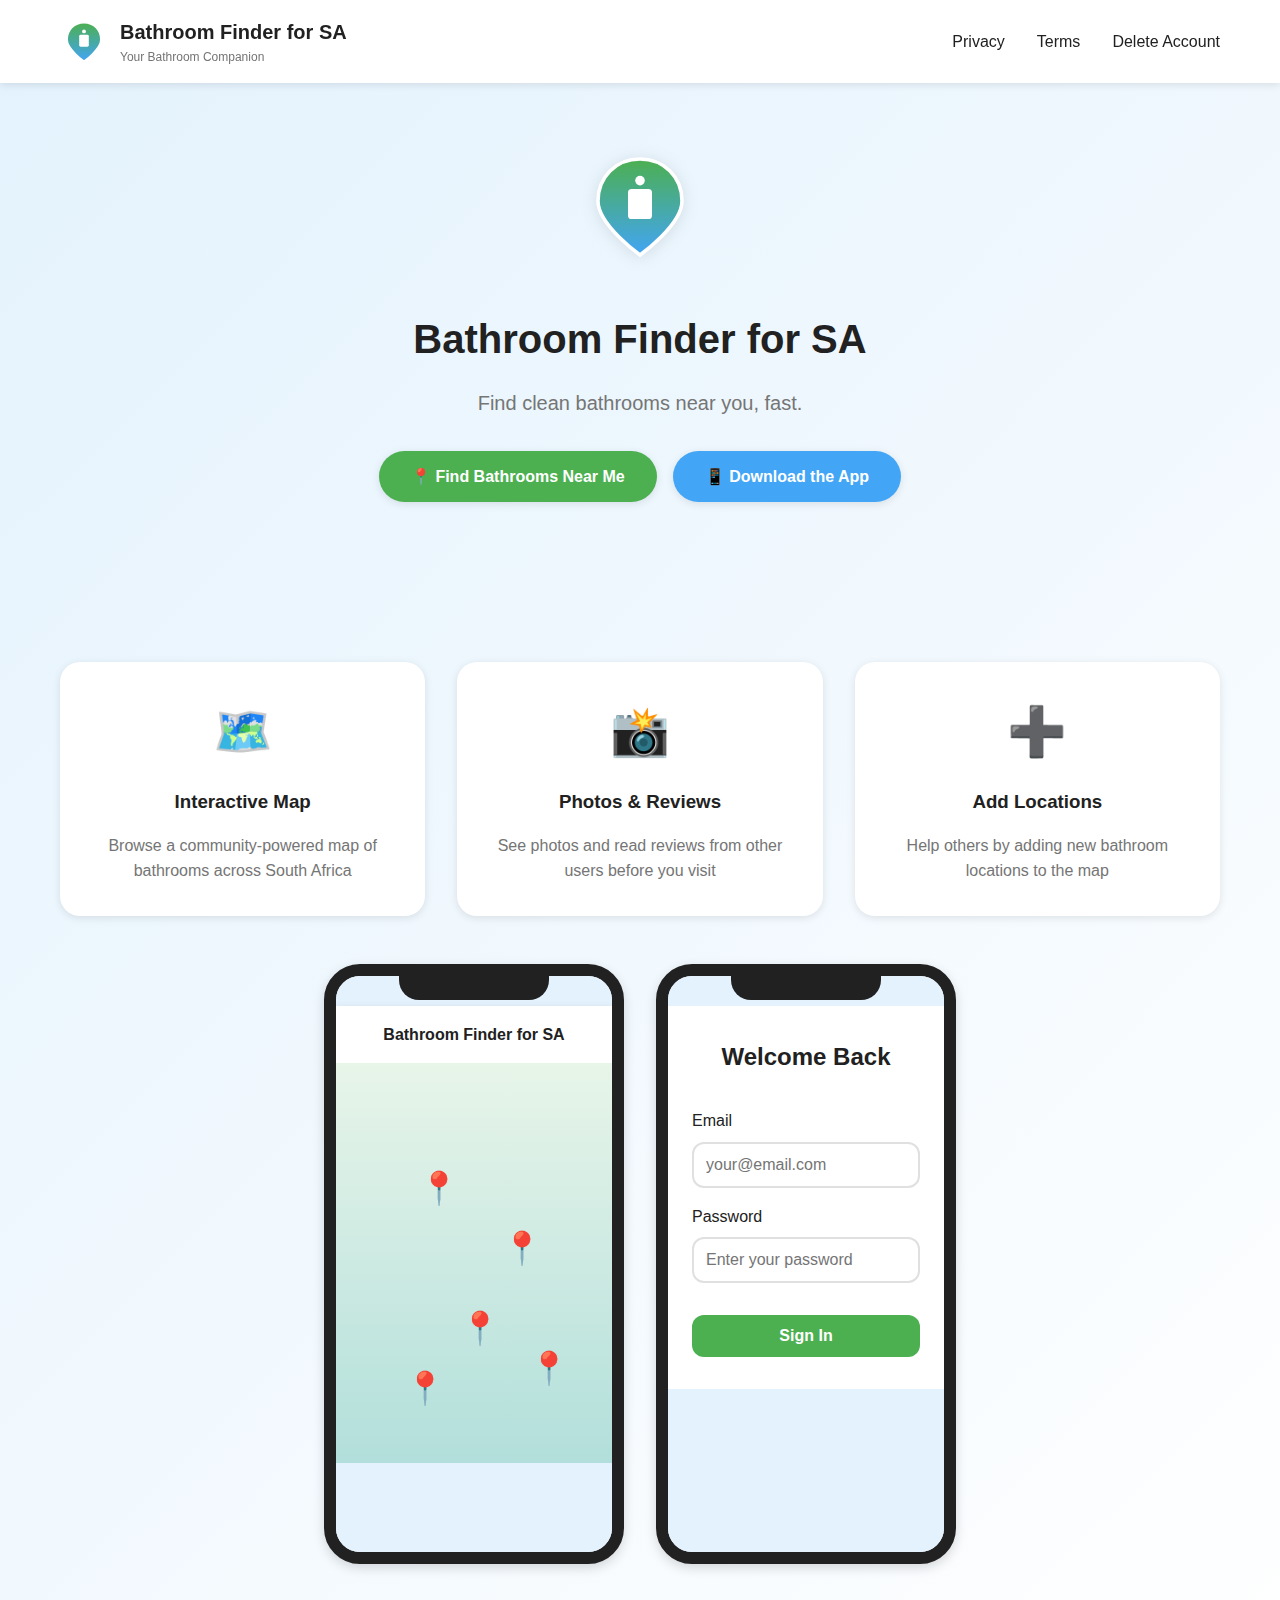
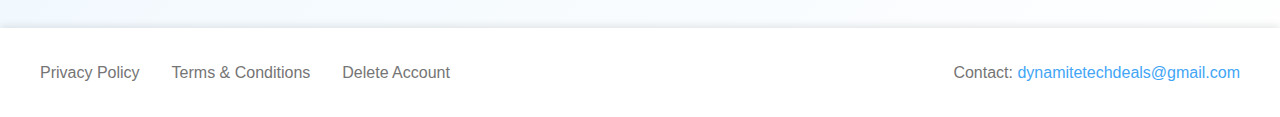
<file: index.html>
<!DOCTYPE html>
<html lang="en">
<head>
  <meta charset="UTF-8">
  <meta name="viewport" content="width=device-width, initial-scale=1.0">
  <title>Bathroom Finder for SA - Find Clean Bathrooms Near You</title>
  <meta name="description" content="Find clean bathrooms near you in South Africa. Community-powered map with reviews and photos.">
  <link rel="stylesheet" href="styles.css">
</head>
<body>
  <header>
    <nav>
      <a href="index.html" class="logo-container">
        <svg class="logo" viewBox="0 0 100 100" xmlns="http://www.w3.org/2000/svg">
          <defs>
            <linearGradient id="pinGradient" x1="0%" y1="0%" x2="0%" y2="100%">
              <stop offset="0%" style="stop-color:#4CAF50;stop-opacity:1" />
              <stop offset="100%" style="stop-color:#42A5F5;stop-opacity:1" />
            </linearGradient>
          </defs>
          <!-- Map pin shape -->
          <path d="M50 10 C 30 10, 15 25, 15 45 C 15 65, 50 90, 50 90 C 50 90, 85 65, 85 45 C 85 25, 70 10, 50 10 Z" 
                fill="url(#pinGradient)" stroke="white" stroke-width="3"/>
          <!-- Toilet symbol -->
          <rect x="40" y="35" width="20" height="25" rx="3" fill="white"/>
          <circle cx="50" cy="28" r="4" fill="white"/>
        </svg>
        <div class="logo-text">
          <h1>Bathroom Finder for SA</h1>
          <p>Your Bathroom Companion</p>
        </div>
      </a>
      <ul>
        <li><a href="privacy-policy.html">Privacy</a></li>
        <li><a href="terms-and-conditions.html">Terms</a></li>
        <li><a href="delete-account.html">Delete Account</a></li>
      </ul>
    </nav>
  </header>

  <main>
    <section class="hero">
      <svg class="hero-logo" viewBox="0 0 100 100" xmlns="http://www.w3.org/2000/svg">
        <defs>
          <linearGradient id="heroGradient" x1="0%" y1="0%" x2="0%" y2="100%">
            <stop offset="0%" style="stop-color:#4CAF50;stop-opacity:1" />
            <stop offset="100%" style="stop-color:#42A5F5;stop-opacity:1" />
          </linearGradient>
        </defs>
        <path d="M50 10 C 30 10, 15 25, 15 45 C 15 65, 50 90, 50 90 C 50 90, 85 65, 85 45 C 85 25, 70 10, 50 10 Z" 
              fill="url(#heroGradient)" stroke="white" stroke-width="3"/>
        <rect x="40" y="35" width="20" height="25" rx="3" fill="white"/>
        <circle cx="50" cy="28" r="4" fill="white"/>
      </svg>
      
      <h1>Bathroom Finder for SA</h1>
      <p class="tagline">Find clean bathrooms near you, fast.</p>
      
      <div class="cta-buttons">
        <button class="btn btn-primary">📍 Find Bathrooms Near Me</button>
        <button class="btn btn-secondary">📱 Download the App</button>
      </div>
    </section>

    <div class="container">
      <div class="features">
        <div class="feature-card">
          <div class="feature-icon">🗺️</div>
          <h3>Interactive Map</h3>
          <p>Browse a community-powered map of bathrooms across South Africa</p>
        </div>
        <div class="feature-card">
          <div class="feature-icon">📸</div>
          <h3>Photos & Reviews</h3>
          <p>See photos and read reviews from other users before you visit</p>
        </div>
        <div class="feature-card">
          <div class="feature-icon">➕</div>
          <h3>Add Locations</h3>
          <p>Help others by adding new bathroom locations to the map</p>
        </div>
      </div>

      <div class="phone-preview">
        <div class="phone">
          <div class="phone-notch"></div>
          <div class="phone-screen">
            <div class="phone-header">Bathroom Finder for SA</div>
            <div class="map-view">
              <div class="map-pins">
                <div class="map-pin" style="left: 30%; top: 25%;">📍</div>
                <div class="map-pin" style="left: 60%; top: 40%;">📍</div>
                <div class="map-pin" style="left: 45%; top: 60%;">📍</div>
                <div class="map-pin" style="left: 70%; top: 70%;">📍</div>
                <div class="map-pin" style="left: 25%; top: 75%;">📍</div>
              </div>
            </div>
          </div>
        </div>
        
        <div class="phone">
          <div class="phone-notch"></div>
          <div class="phone-screen">
            <div class="login-screen">
              <h2>Welcome Back</h2>
              <form>
                <div class="form-field">
                  <label for="email">Email</label>
                  <input type="email" id="email" placeholder="your@email.com">
                </div>
                <div class="form-field">
                  <label for="password">Password</label>
                  <input type="password" id="password" placeholder="Enter your password">
                </div>
                <button type="button" class="login-btn">Sign In</button>
              </form>
            </div>
          </div>
        </div>
      </div>
    </div>
  </main>

  <footer>
    <div class="footer-content">
      <div class="footer-links">
        <a href="privacy-policy.html">Privacy Policy</a>
        <a href="terms-and-conditions.html">Terms & Conditions</a>
        <a href="delete-account.html">Delete Account</a>
      </div>
      <div class="contact-info">
        Contact: <a href="mailto:dynamitetechdeals@gmail.com">dynamitetechdeals@gmail.com</a>
      </div>
    </div>
  </footer>
</body>
</html>
</file>
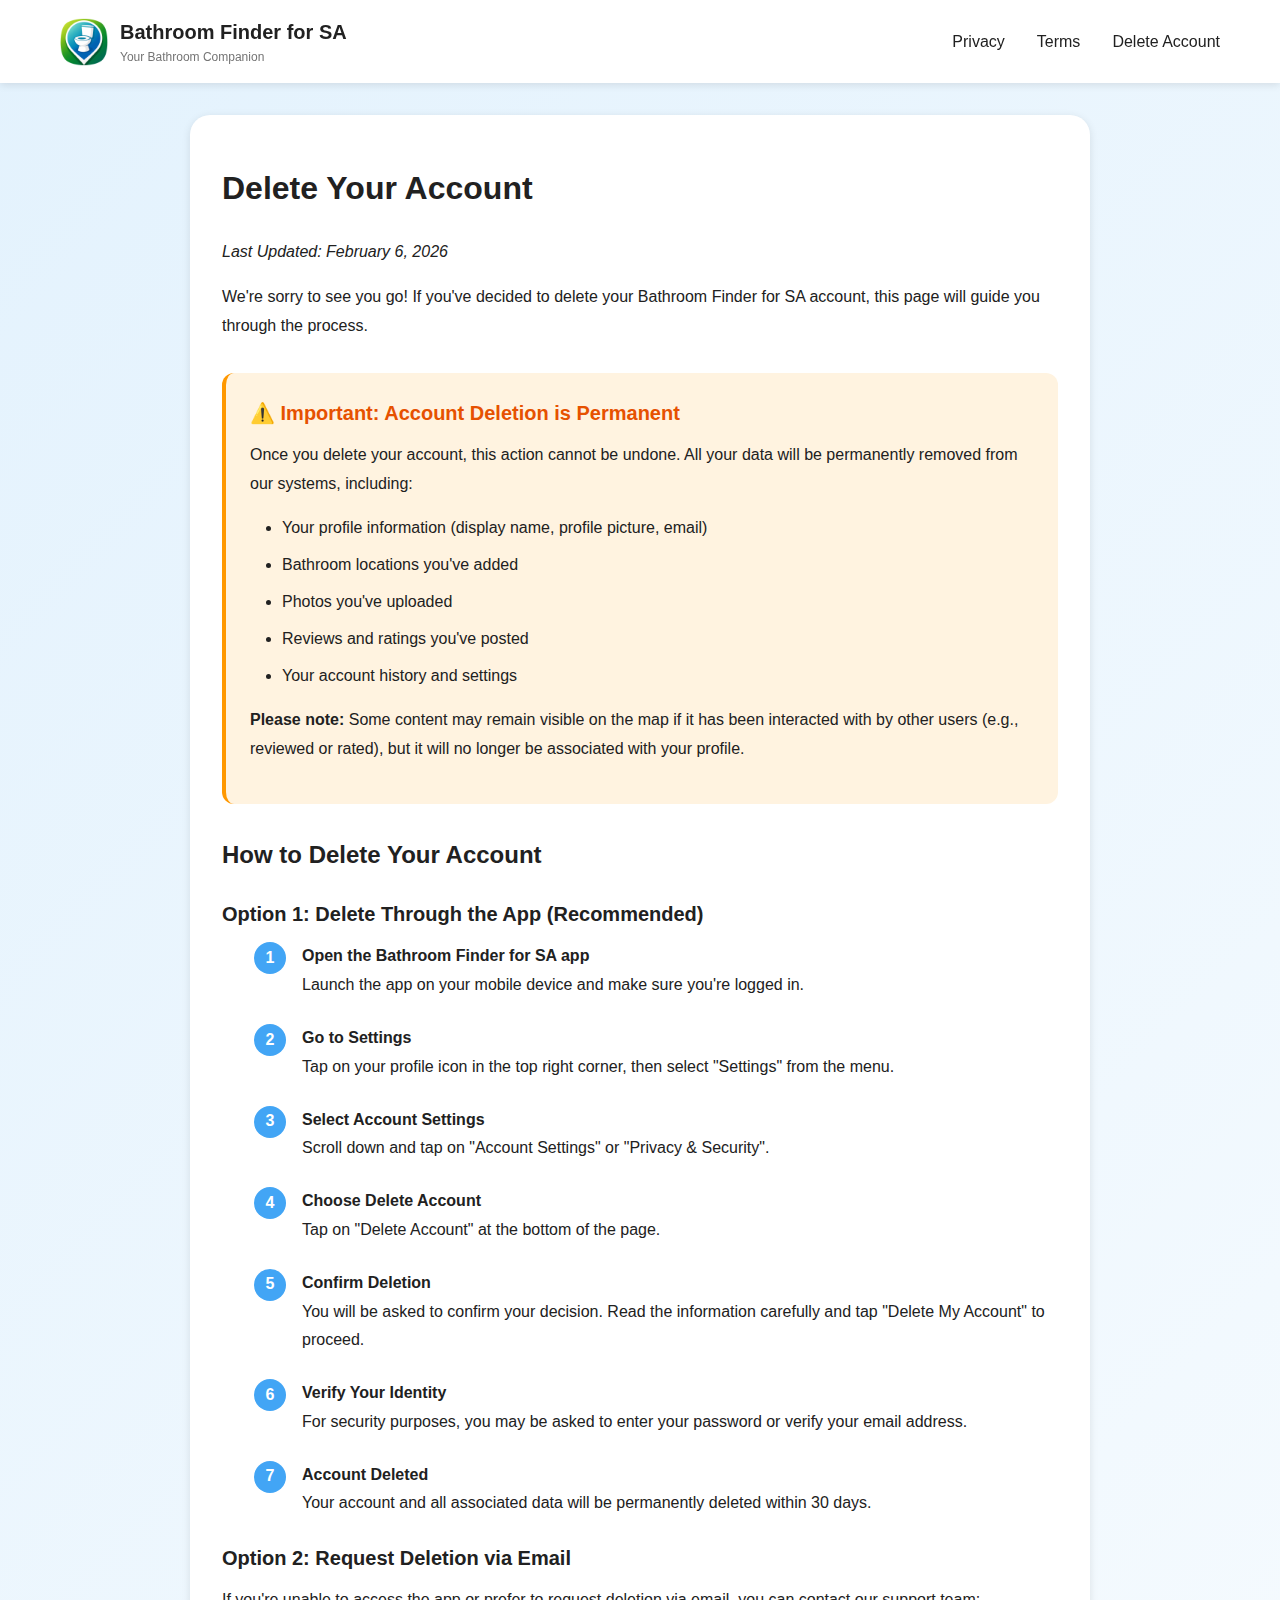
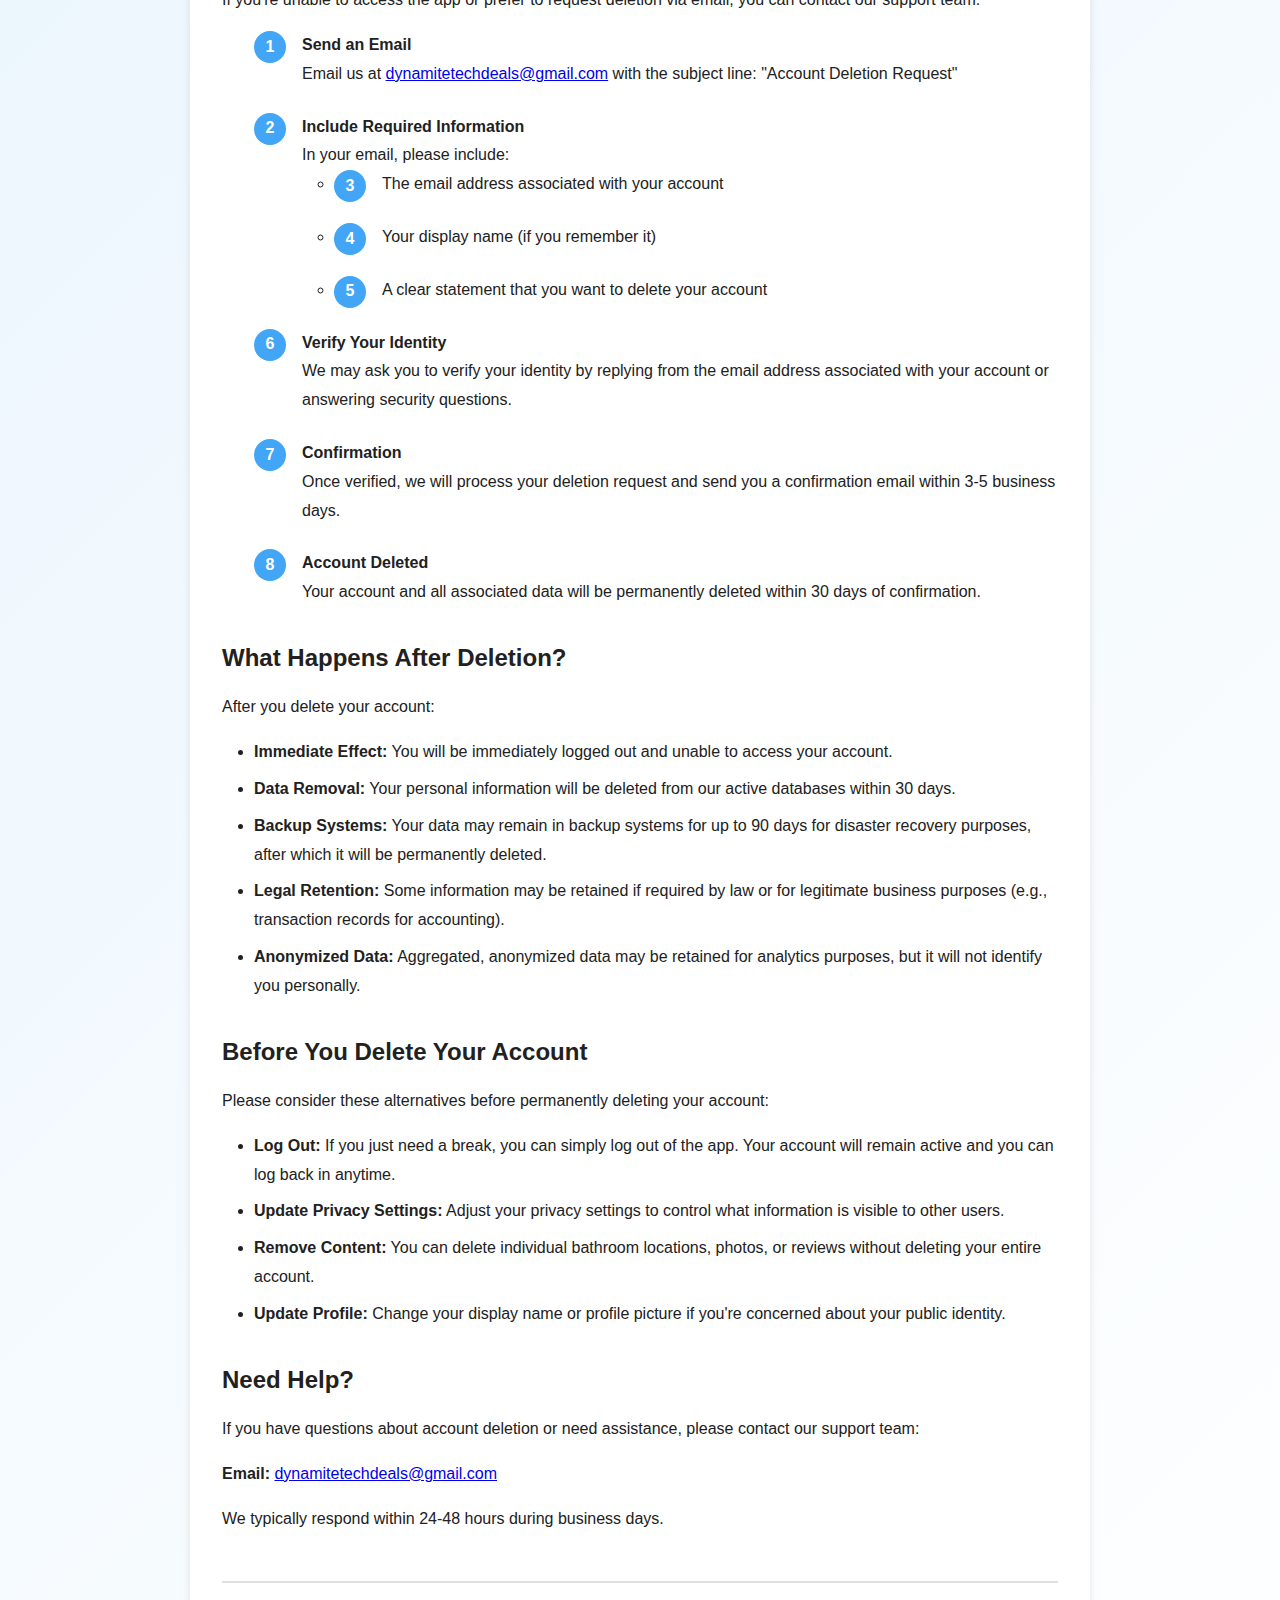
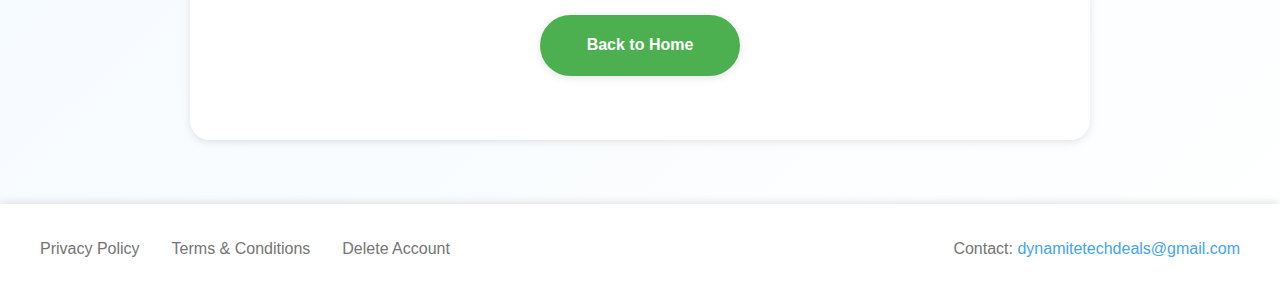
<file: delete-account.html>
<!DOCTYPE html>
<html lang="en">
<head>
  <meta charset="UTF-8">
  <meta name="viewport" content="width=device-width, initial-scale=1.0">
  <title>Delete Account - Bathroom Finder for SA</title>
  <meta name="description" content="Instructions for deleting your Bathroom Finder for SA account">
  <link rel="icon" type="image/png" href="icon.png">
  <link rel="apple-touch-icon" href="icon.png">
  <link rel="stylesheet" href="styles.css">
</head>
<body>
  <header>
    <nav>
      <a href="index.html" class="logo-container">
        <img src="icon.png" alt="Bathroom Finder Logo" class="logo">
        <div class="logo-text">
          <h1>Bathroom Finder for SA</h1>
          <p>Your Bathroom Companion</p>
        </div>
      </a>
      <ul>
        <li><a href="privacy-policy.html">Privacy</a></li>
        <li><a href="terms-and-conditions.html">Terms</a></li>
        <li><a href="delete-account.html">Delete Account</a></li>
      </ul>
    </nav>
  </header>

  <main>
    <div class="content-section">
      <h1>Delete Your Account</h1>
      <p class="last-updated">Last Updated: February 6, 2026</p>

      <p>We're sorry to see you go! If you've decided to delete your Bathroom Finder for SA account, this page will guide you through the process.</p>

      <div class="warning-box">
        <h3>⚠️ Important: Account Deletion is Permanent</h3>
        <p>Once you delete your account, this action cannot be undone. All your data will be permanently removed from our systems, including:</p>
        <ul>
          <li>Your profile information (display name, profile picture, email)</li>
          <li>Bathroom locations you've added</li>
          <li>Photos you've uploaded</li>
          <li>Reviews and ratings you've posted</li>
          <li>Your account history and settings</li>
        </ul>
        <p><strong>Please note:</strong> Some content may remain visible on the map if it has been interacted with by other users (e.g., reviewed or rated), but it will no longer be associated with your profile.</p>
      </div>

      <h2>How to Delete Your Account</h2>

      <h3>Option 1: Delete Through the App (Recommended)</h3>
      <ol class="steps-list">
        <li>
          <strong>Open the Bathroom Finder for SA app</strong><br>
          Launch the app on your mobile device and make sure you're logged in.
        </li>
        <li>
          <strong>Go to Settings</strong><br>
          Tap on your profile icon in the top right corner, then select "Settings" from the menu.
        </li>
        <li>
          <strong>Select Account Settings</strong><br>
          Scroll down and tap on "Account Settings" or "Privacy & Security".
        </li>
        <li>
          <strong>Choose Delete Account</strong><br>
          Tap on "Delete Account" at the bottom of the page.
        </li>
        <li>
          <strong>Confirm Deletion</strong><br>
          You will be asked to confirm your decision. Read the information carefully and tap "Delete My Account" to proceed.
        </li>
        <li>
          <strong>Verify Your Identity</strong><br>
          For security purposes, you may be asked to enter your password or verify your email address.
        </li>
        <li>
          <strong>Account Deleted</strong><br>
          Your account and all associated data will be permanently deleted within 30 days.
        </li>
      </ol>

      <h3>Option 2: Request Deletion via Email</h3>
      <p>If you're unable to access the app or prefer to request deletion via email, you can contact our support team:</p>
      
      <ol class="steps-list">
        <li>
          <strong>Send an Email</strong><br>
          Email us at <a href="mailto:dynamitetechdeals@gmail.com">dynamitetechdeals@gmail.com</a> with the subject line: "Account Deletion Request"
        </li>
        <li>
          <strong>Include Required Information</strong><br>
          In your email, please include:
          <ul>
            <li>The email address associated with your account</li>
            <li>Your display name (if you remember it)</li>
            <li>A clear statement that you want to delete your account</li>
          </ul>
        </li>
        <li>
          <strong>Verify Your Identity</strong><br>
          We may ask you to verify your identity by replying from the email address associated with your account or answering security questions.
        </li>
        <li>
          <strong>Confirmation</strong><br>
          Once verified, we will process your deletion request and send you a confirmation email within 3-5 business days.
        </li>
        <li>
          <strong>Account Deleted</strong><br>
          Your account and all associated data will be permanently deleted within 30 days of confirmation.
        </li>
      </ol>

      <h2>What Happens After Deletion?</h2>
      
      <p>After you delete your account:</p>
      <ul>
        <li><strong>Immediate Effect:</strong> You will be immediately logged out and unable to access your account.</li>
        <li><strong>Data Removal:</strong> Your personal information will be deleted from our active databases within 30 days.</li>
        <li><strong>Backup Systems:</strong> Your data may remain in backup systems for up to 90 days for disaster recovery purposes, after which it will be permanently deleted.</li>
        <li><strong>Legal Retention:</strong> Some information may be retained if required by law or for legitimate business purposes (e.g., transaction records for accounting).</li>
        <li><strong>Anonymized Data:</strong> Aggregated, anonymized data may be retained for analytics purposes, but it will not identify you personally.</li>
      </ul>

      <h2>Before You Delete Your Account</h2>
      
      <p>Please consider these alternatives before permanently deleting your account:</p>
      <ul>
        <li><strong>Log Out:</strong> If you just need a break, you can simply log out of the app. Your account will remain active and you can log back in anytime.</li>
        <li><strong>Update Privacy Settings:</strong> Adjust your privacy settings to control what information is visible to other users.</li>
        <li><strong>Remove Content:</strong> You can delete individual bathroom locations, photos, or reviews without deleting your entire account.</li>
        <li><strong>Update Profile:</strong> Change your display name or profile picture if you're concerned about your public identity.</li>
      </ul>

      <h2>Need Help?</h2>
      
      <p>If you have questions about account deletion or need assistance, please contact our support team:</p>
      <p><strong>Email:</strong> <a href="mailto:dynamitetechdeals@gmail.com">dynamitetechdeals@gmail.com</a></p>
      <p>We typically respond within 24-48 hours during business days.</p>

      <div style="margin-top: 3rem; padding-top: 2rem; border-top: 2px solid #E0E0E0;">
        <p style="text-align: center;"><a href="index.html" class="btn btn-primary">Back to Home</a></p>
      </div>
    </div>
  </main>

  <footer>
    <div class="footer-content">
      <div class="footer-links">
        <a href="privacy-policy.html">Privacy Policy</a>
        <a href="terms-and-conditions.html">Terms & Conditions</a>
        <a href="delete-account.html">Delete Account</a>
      </div>
      <div class="contact-info">
        Contact: <a href="mailto:dynamitetechdeals@gmail.com">dynamitetechdeals@gmail.com</a>
      </div>
    </div>
  </footer>
</body>
</html>
</file>
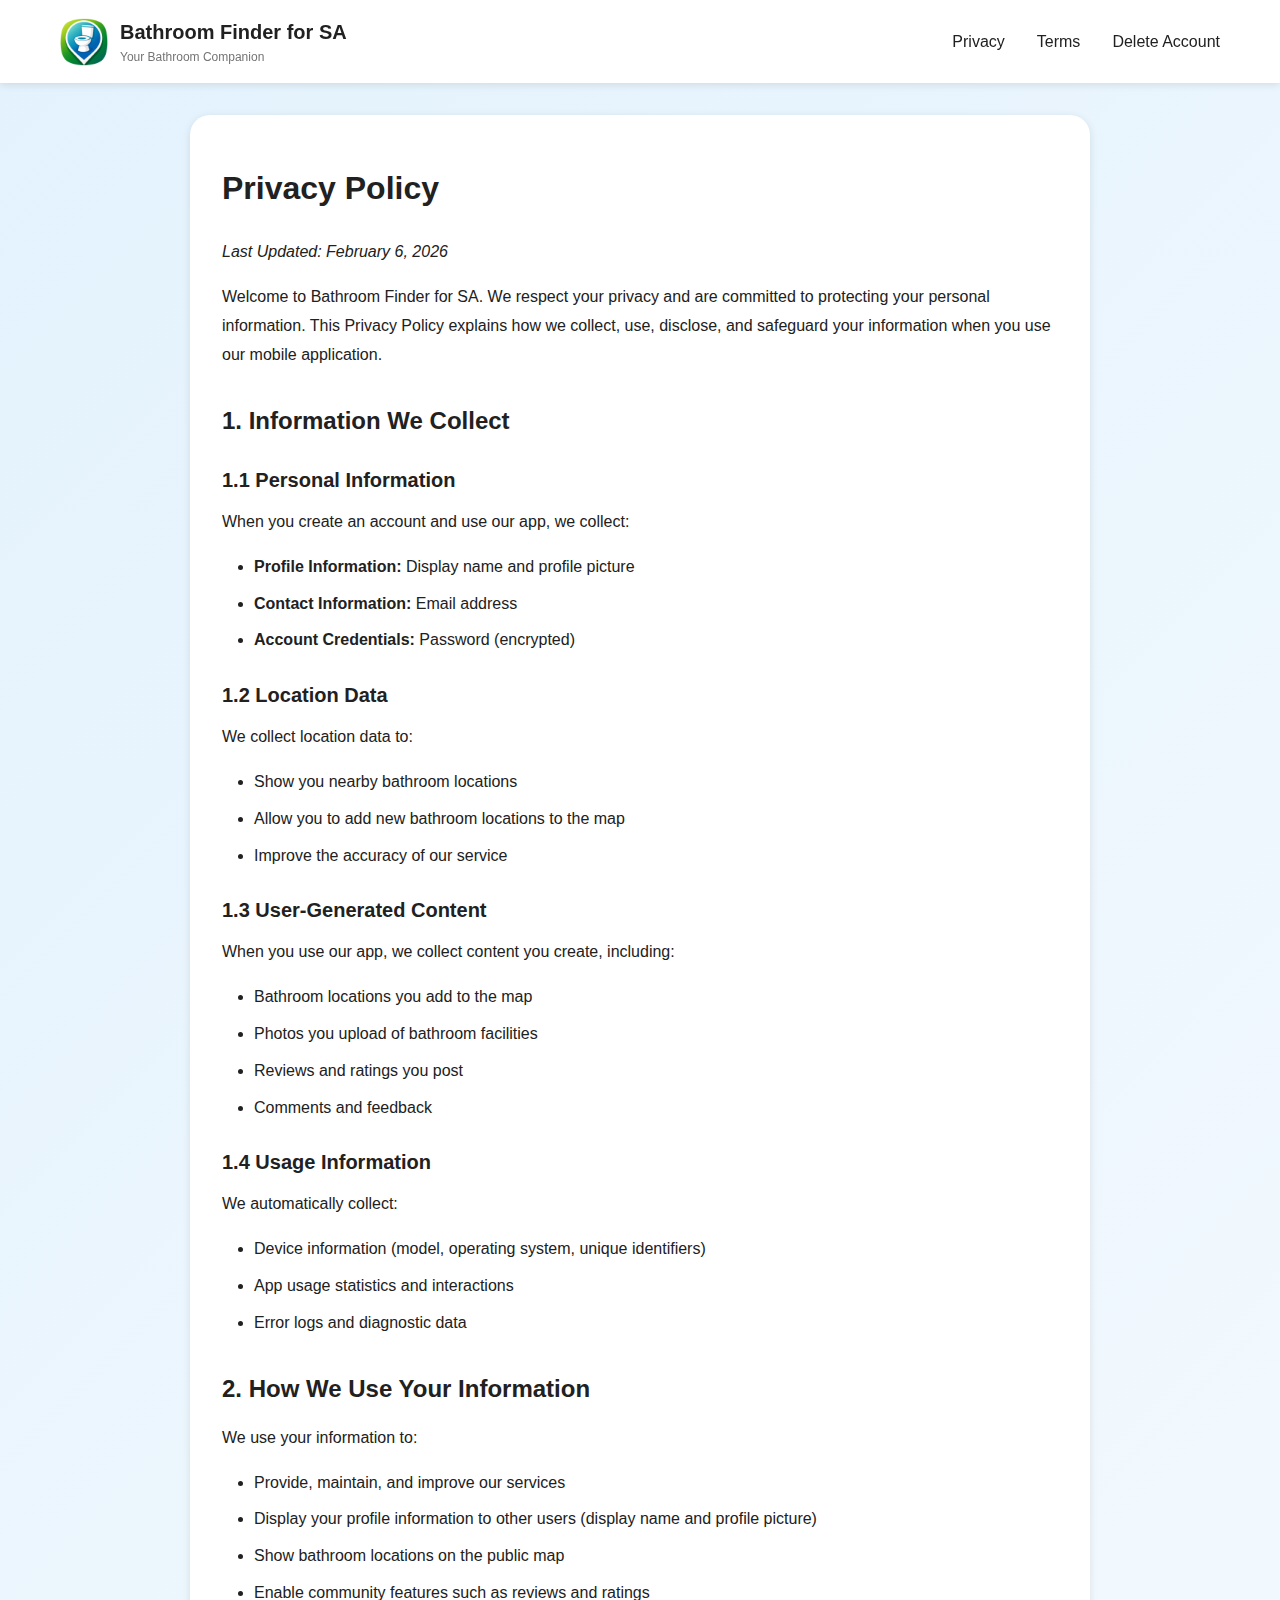
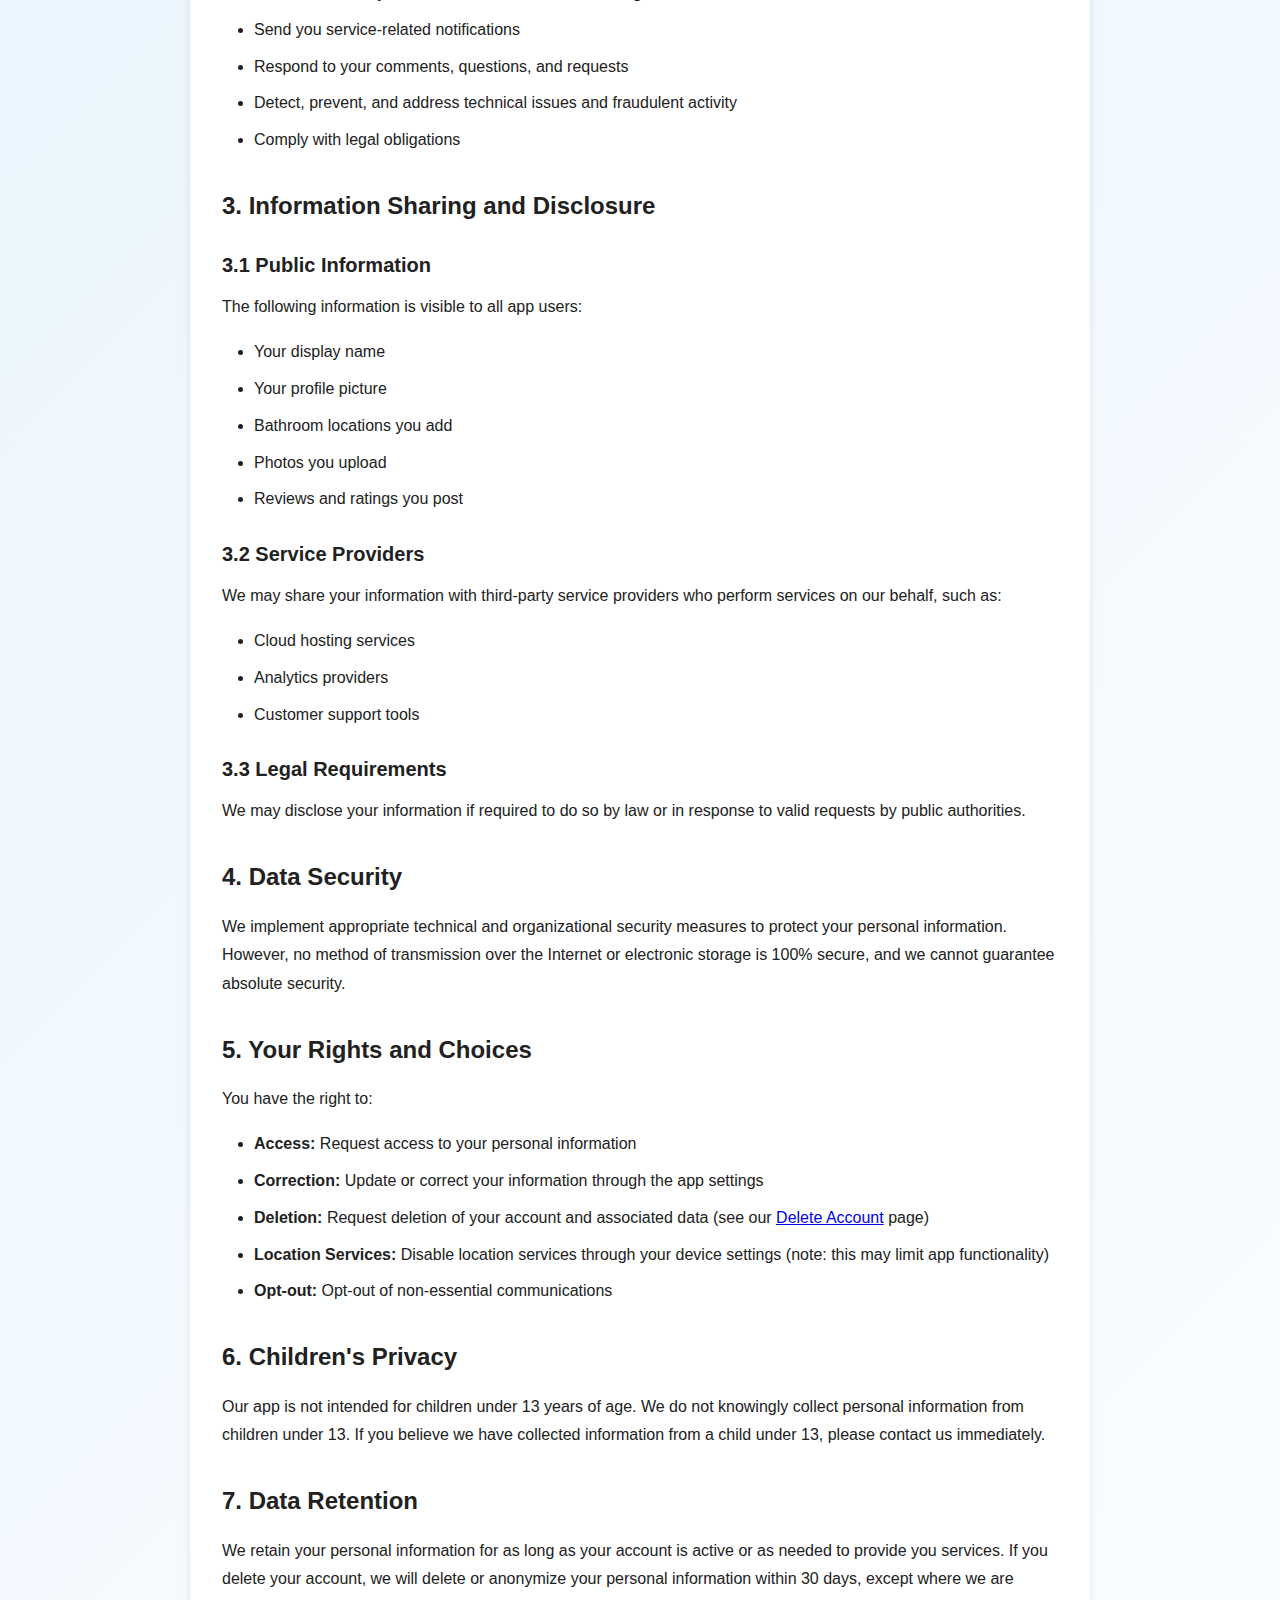
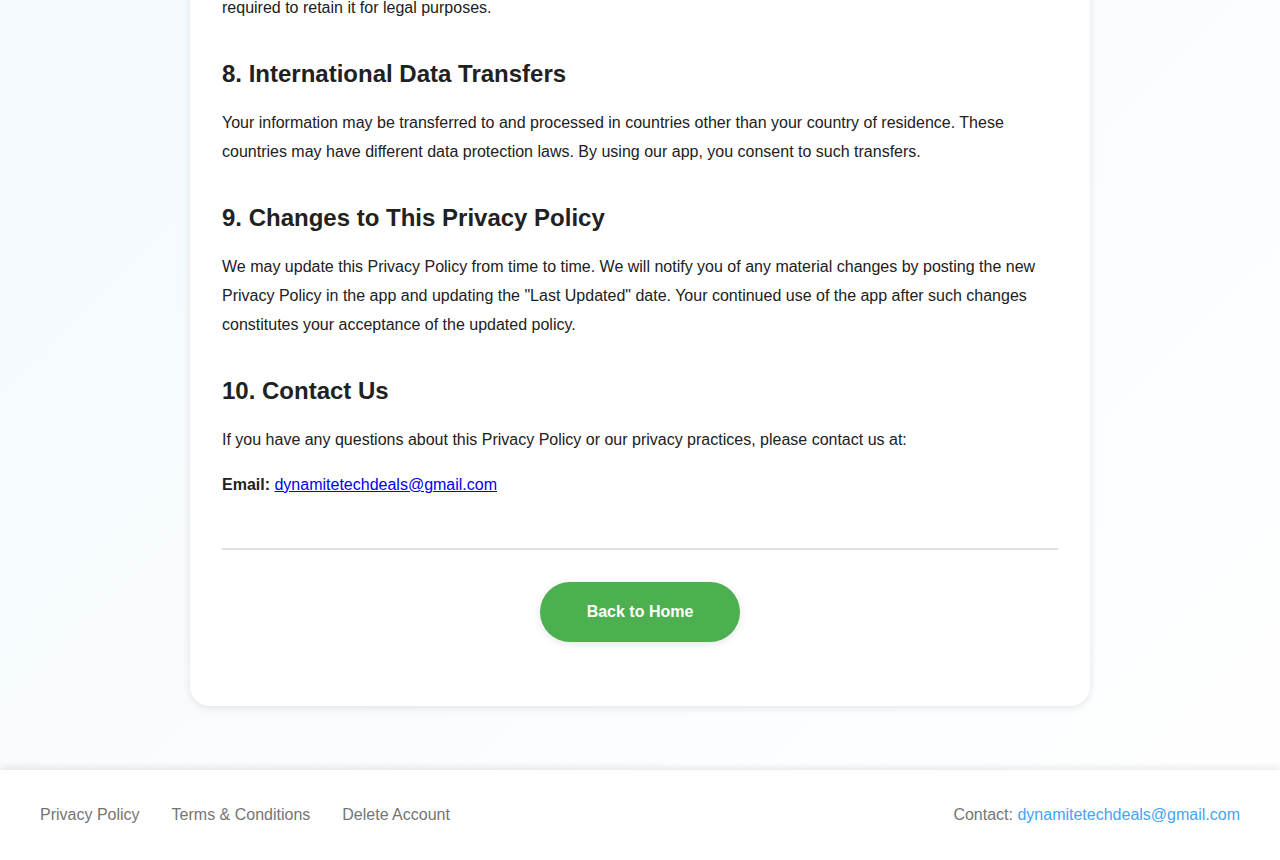
<file: privacy-policy.html>
<!DOCTYPE html>
<html lang="en">
<head>
  <meta charset="UTF-8">
  <meta name="viewport" content="width=device-width, initial-scale=1.0">
  <title>Privacy Policy - Bathroom Finder for SA</title>
  <meta name="description" content="Privacy Policy for Bathroom Finder for SA app">
  <link rel="icon" type="image/png" href="icon.png">
  <link rel="apple-touch-icon" href="icon.png">
  <link rel="stylesheet" href="styles.css">
</head>
<body>
  <header>
    <nav>
      <a href="index.html" class="logo-container">
        <img src="icon.png" alt="Bathroom Finder Logo" class="logo">
        <div class="logo-text">
          <h1>Bathroom Finder for SA</h1>
          <p>Your Bathroom Companion</p>
        </div>
      </a>
      <ul>
        <li><a href="privacy-policy.html">Privacy</a></li>
        <li><a href="terms-and-conditions.html">Terms</a></li>
        <li><a href="delete-account.html">Delete Account</a></li>
      </ul>
    </nav>
  </header>

  <main>
    <div class="content-section">
      <h1>Privacy Policy</h1>
      <p class="last-updated">Last Updated: February 6, 2026</p>

      <p>Welcome to Bathroom Finder for SA. We respect your privacy and are committed to protecting your personal information. This Privacy Policy explains how we collect, use, disclose, and safeguard your information when you use our mobile application.</p>

      <h2>1. Information We Collect</h2>
      
      <h3>1.1 Personal Information</h3>
      <p>When you create an account and use our app, we collect:</p>
      <ul>
        <li><strong>Profile Information:</strong> Display name and profile picture</li>
        <li><strong>Contact Information:</strong> Email address</li>
        <li><strong>Account Credentials:</strong> Password (encrypted)</li>
      </ul>

      <h3>1.2 Location Data</h3>
      <p>We collect location data to:</p>
      <ul>
        <li>Show you nearby bathroom locations</li>
        <li>Allow you to add new bathroom locations to the map</li>
        <li>Improve the accuracy of our service</li>
      </ul>

      <h3>1.3 User-Generated Content</h3>
      <p>When you use our app, we collect content you create, including:</p>
      <ul>
        <li>Bathroom locations you add to the map</li>
        <li>Photos you upload of bathroom facilities</li>
        <li>Reviews and ratings you post</li>
        <li>Comments and feedback</li>
      </ul>

      <h3>1.4 Usage Information</h3>
      <p>We automatically collect:</p>
      <ul>
        <li>Device information (model, operating system, unique identifiers)</li>
        <li>App usage statistics and interactions</li>
        <li>Error logs and diagnostic data</li>
      </ul>

      <h2>2. How We Use Your Information</h2>
      
      <p>We use your information to:</p>
      <ul>
        <li>Provide, maintain, and improve our services</li>
        <li>Display your profile information to other users (display name and profile picture)</li>
        <li>Show bathroom locations on the public map</li>
        <li>Enable community features such as reviews and ratings</li>
        <li>Send you service-related notifications</li>
        <li>Respond to your comments, questions, and requests</li>
        <li>Detect, prevent, and address technical issues and fraudulent activity</li>
        <li>Comply with legal obligations</li>
      </ul>

      <h2>3. Information Sharing and Disclosure</h2>
      
      <h3>3.1 Public Information</h3>
      <p>The following information is visible to all app users:</p>
      <ul>
        <li>Your display name</li>
        <li>Your profile picture</li>
        <li>Bathroom locations you add</li>
        <li>Photos you upload</li>
        <li>Reviews and ratings you post</li>
      </ul>

      <h3>3.2 Service Providers</h3>
      <p>We may share your information with third-party service providers who perform services on our behalf, such as:</p>
      <ul>
        <li>Cloud hosting services</li>
        <li>Analytics providers</li>
        <li>Customer support tools</li>
      </ul>

      <h3>3.3 Legal Requirements</h3>
      <p>We may disclose your information if required to do so by law or in response to valid requests by public authorities.</p>

      <h2>4. Data Security</h2>
      
      <p>We implement appropriate technical and organizational security measures to protect your personal information. However, no method of transmission over the Internet or electronic storage is 100% secure, and we cannot guarantee absolute security.</p>

      <h2>5. Your Rights and Choices</h2>
      
      <p>You have the right to:</p>
      <ul>
        <li><strong>Access:</strong> Request access to your personal information</li>
        <li><strong>Correction:</strong> Update or correct your information through the app settings</li>
        <li><strong>Deletion:</strong> Request deletion of your account and associated data (see our <a href="delete-account.html">Delete Account</a> page)</li>
        <li><strong>Location Services:</strong> Disable location services through your device settings (note: this may limit app functionality)</li>
        <li><strong>Opt-out:</strong> Opt-out of non-essential communications</li>
      </ul>

      <h2>6. Children's Privacy</h2>
      
      <p>Our app is not intended for children under 13 years of age. We do not knowingly collect personal information from children under 13. If you believe we have collected information from a child under 13, please contact us immediately.</p>

      <h2>7. Data Retention</h2>
      
      <p>We retain your personal information for as long as your account is active or as needed to provide you services. If you delete your account, we will delete or anonymize your personal information within 30 days, except where we are required to retain it for legal purposes.</p>

      <h2>8. International Data Transfers</h2>
      
      <p>Your information may be transferred to and processed in countries other than your country of residence. These countries may have different data protection laws. By using our app, you consent to such transfers.</p>

      <h2>9. Changes to This Privacy Policy</h2>
      
      <p>We may update this Privacy Policy from time to time. We will notify you of any material changes by posting the new Privacy Policy in the app and updating the "Last Updated" date. Your continued use of the app after such changes constitutes your acceptance of the updated policy.</p>

      <h2>10. Contact Us</h2>
      
      <p>If you have any questions about this Privacy Policy or our privacy practices, please contact us at:</p>
      <p><strong>Email:</strong> <a href="mailto:dynamitetechdeals@gmail.com">dynamitetechdeals@gmail.com</a></p>

      <div style="margin-top: 3rem; padding-top: 2rem; border-top: 2px solid #E0E0E0;">
        <p style="text-align: center;"><a href="index.html" class="btn btn-primary">Back to Home</a></p>
      </div>
    </div>
  </main>

  <footer>
    <div class="footer-content">
      <div class="footer-links">
        <a href="privacy-policy.html">Privacy Policy</a>
        <a href="terms-and-conditions.html">Terms & Conditions</a>
        <a href="delete-account.html">Delete Account</a>
      </div>
      <div class="contact-info">
        Contact: <a href="mailto:dynamitetechdeals@gmail.com">dynamitetechdeals@gmail.com</a>
      </div>
    </div>
  </footer>
</body>
</html>
</file>
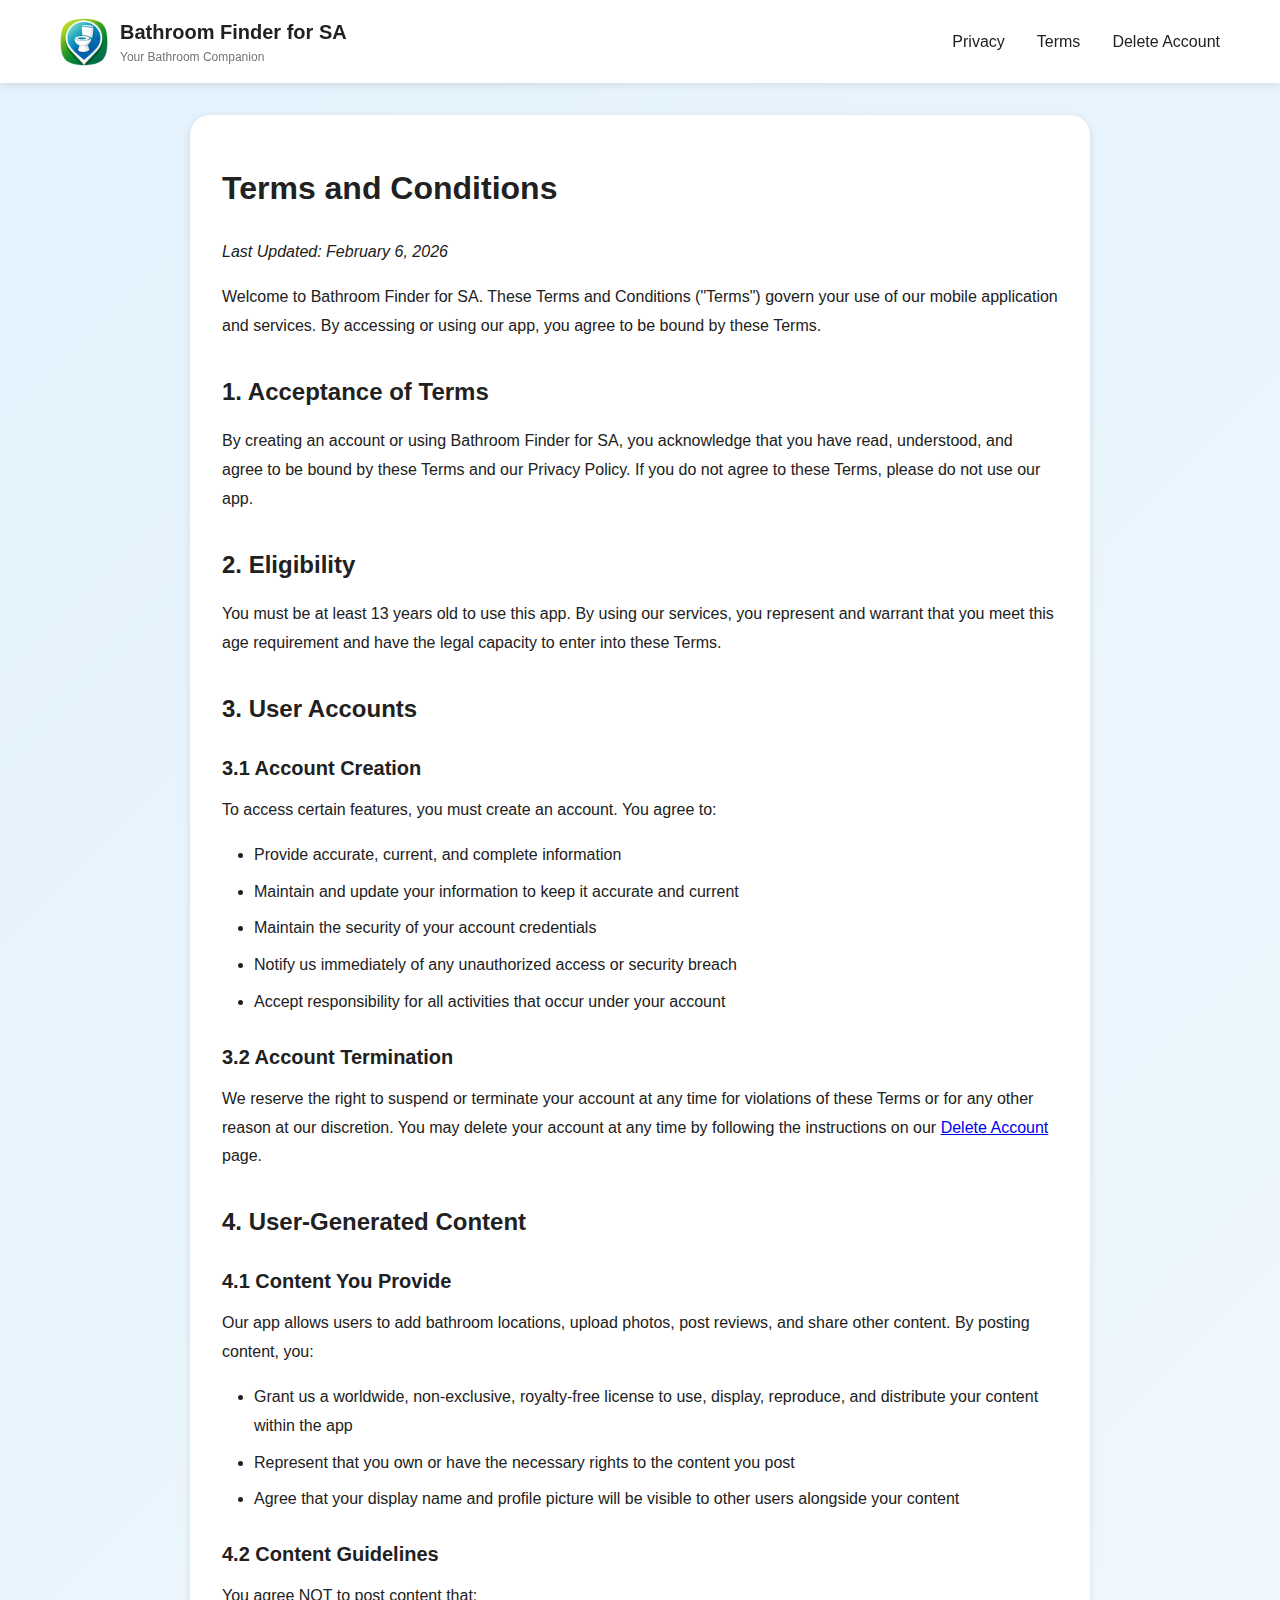
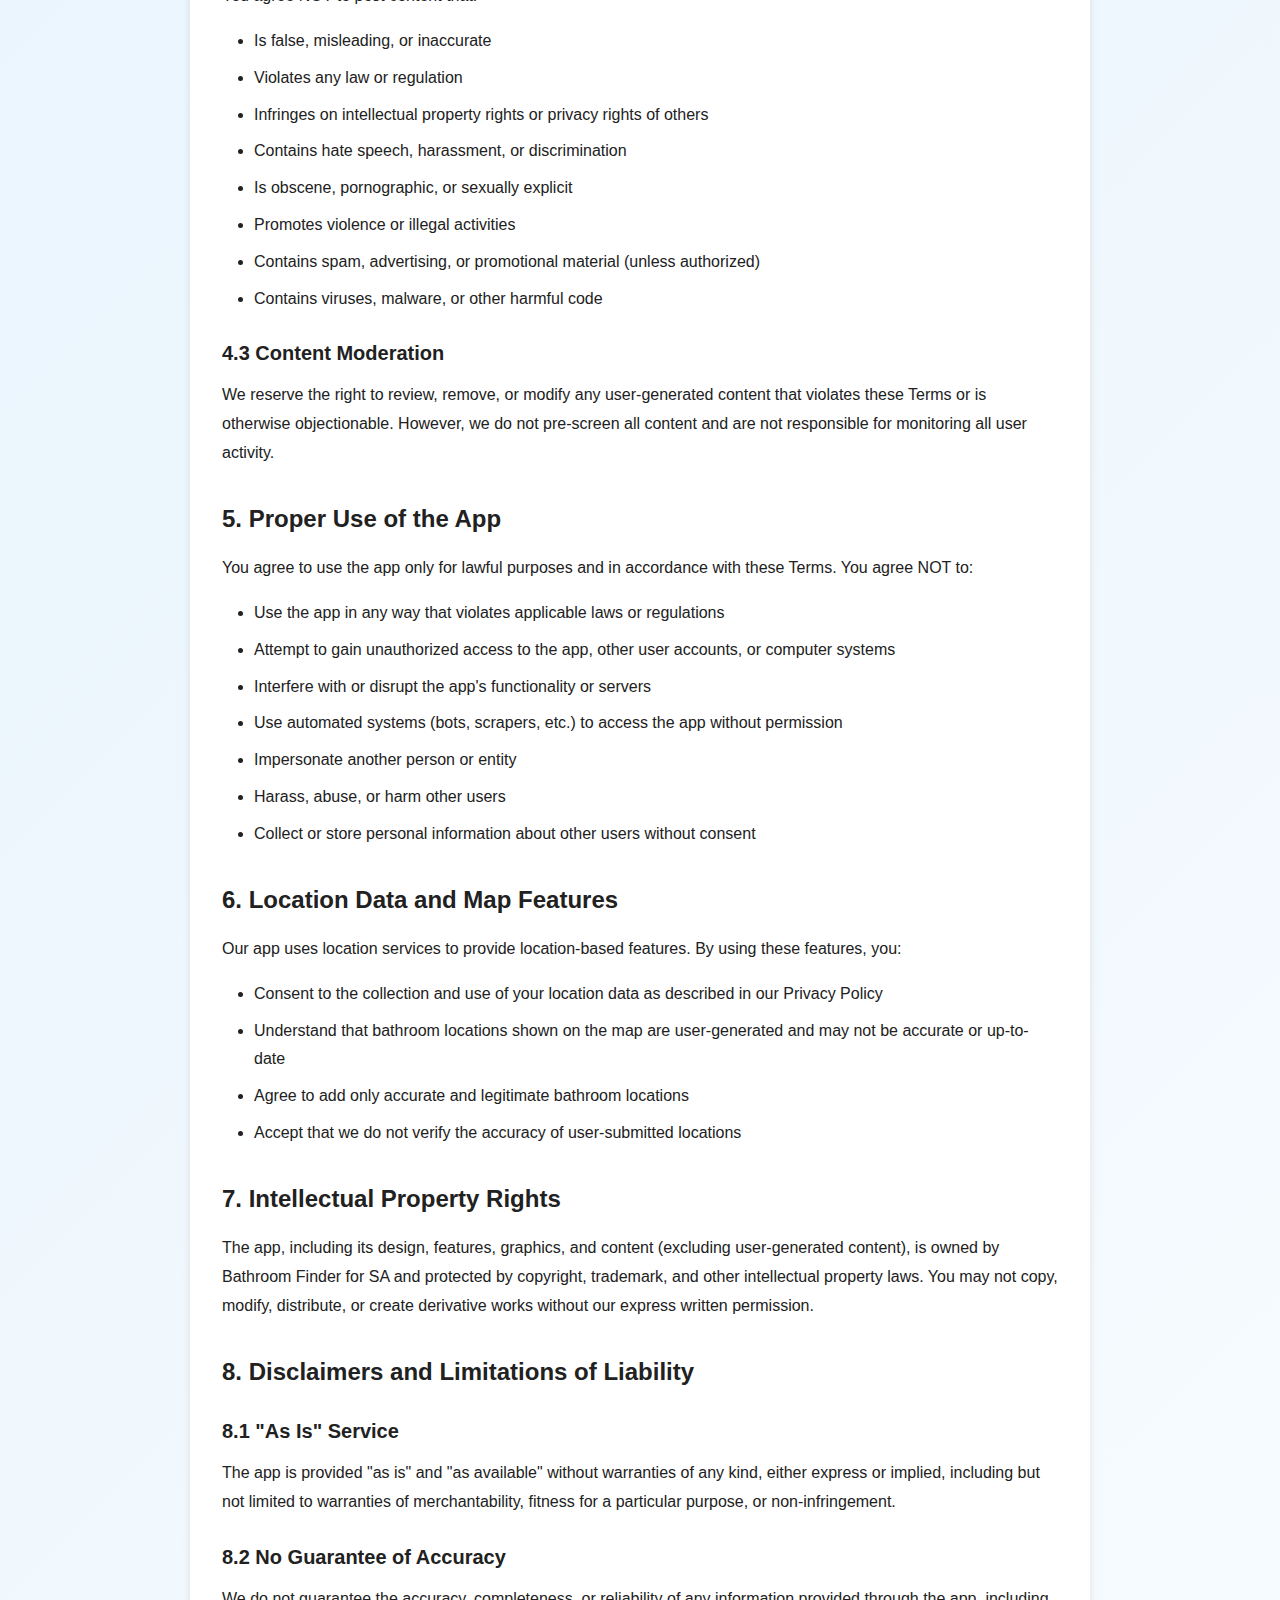
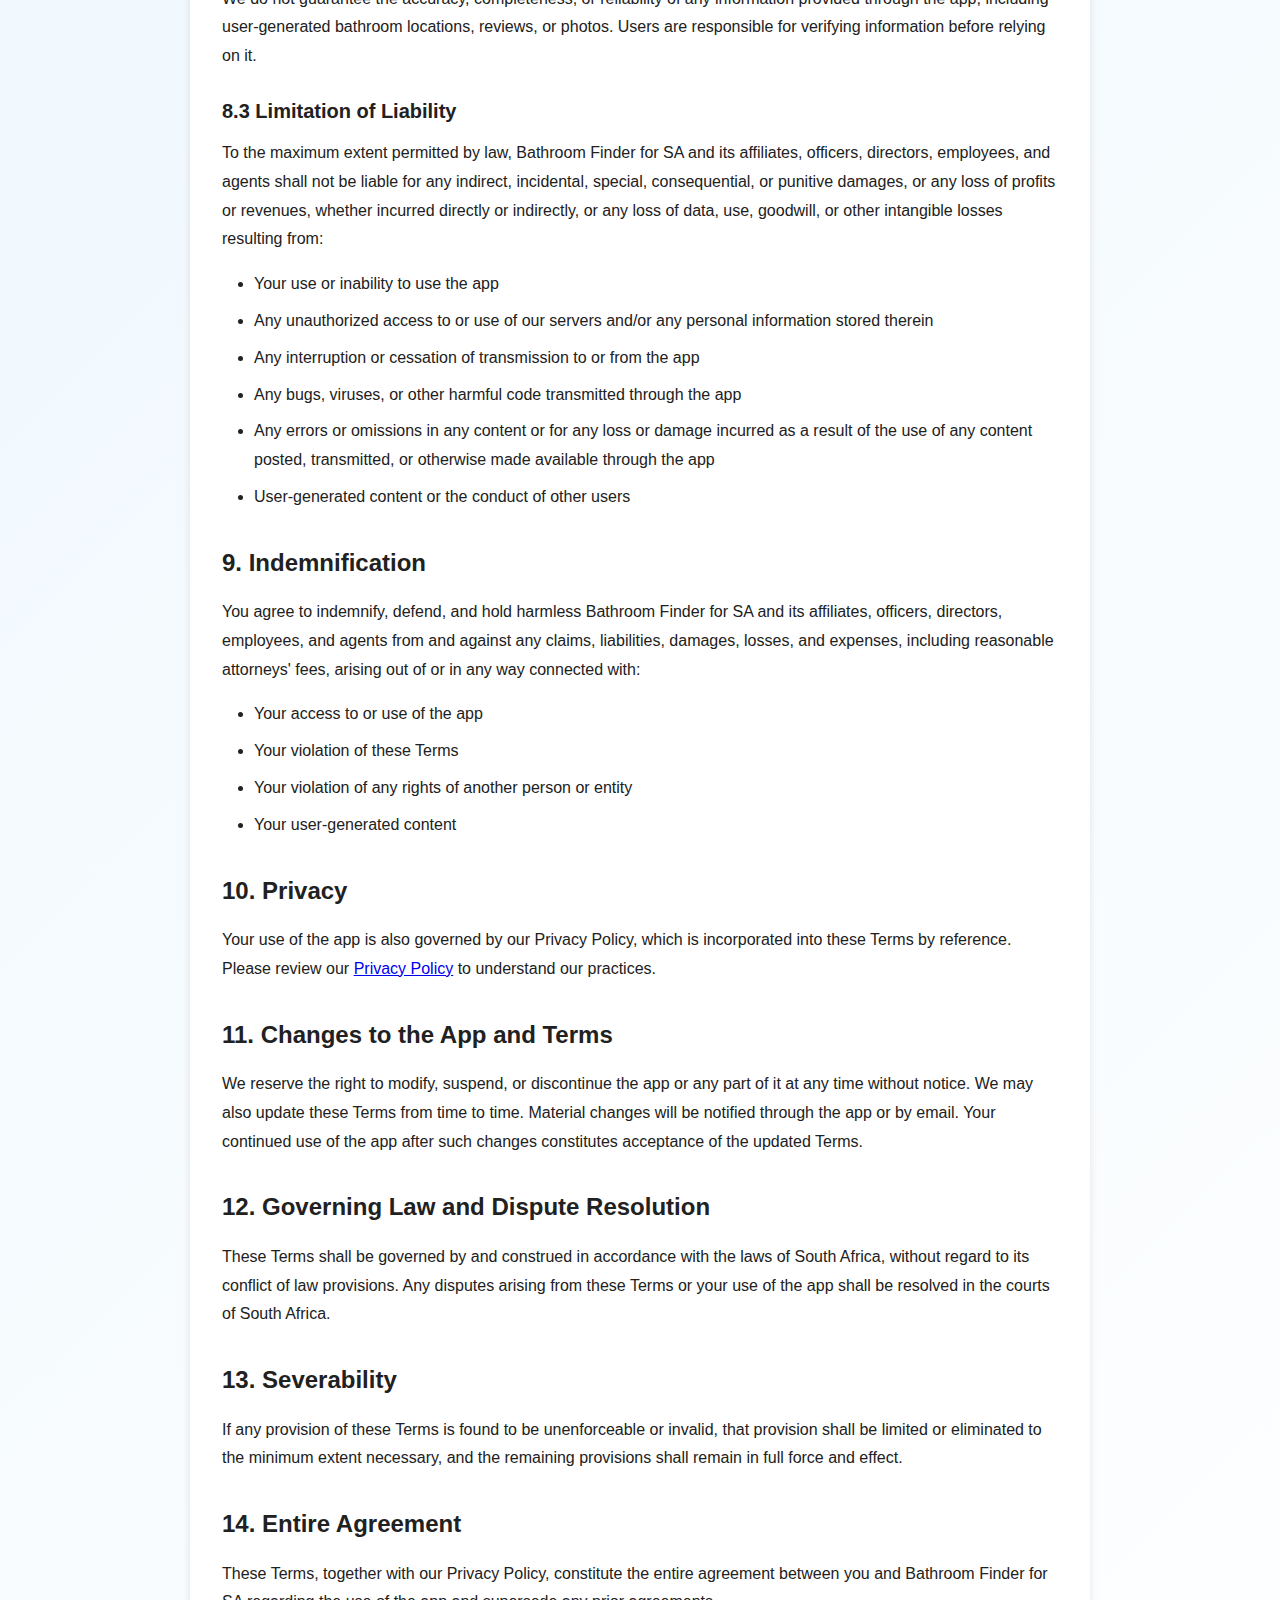
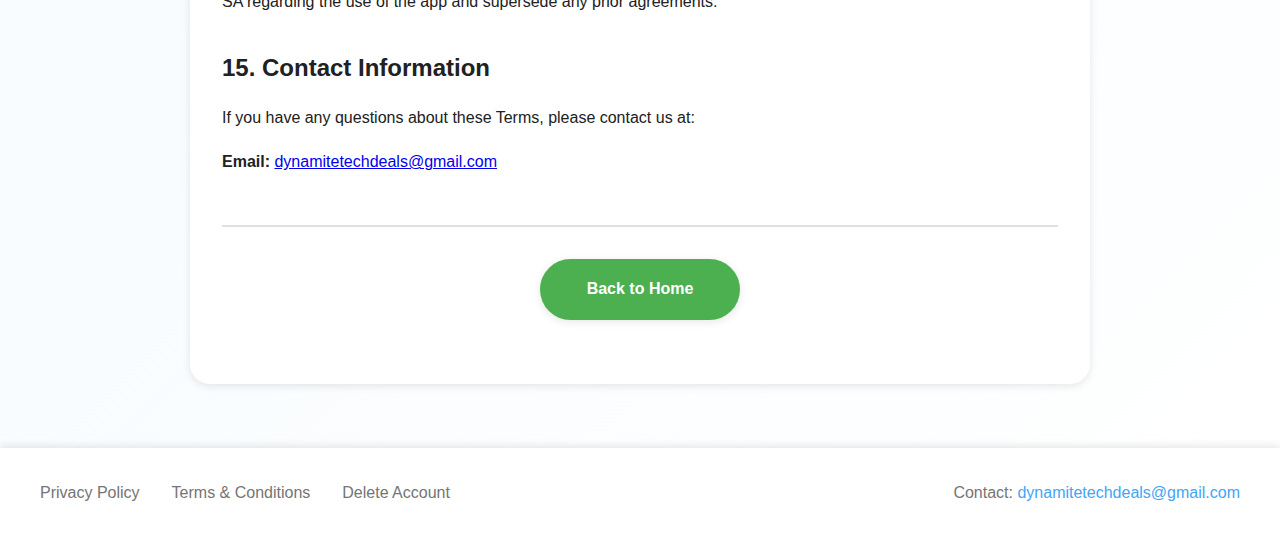
<file: terms-and-conditions.html>
<!DOCTYPE html>
<html lang="en">
<head>
  <meta charset="UTF-8">
  <meta name="viewport" content="width=device-width, initial-scale=1.0">
  <title>Terms and Conditions - Bathroom Finder for SA</title>
  <meta name="description" content="Terms and Conditions for Bathroom Finder for SA app">
  <link rel="icon" type="image/png" href="icon.png">
  <link rel="apple-touch-icon" href="icon.png">
  <link rel="stylesheet" href="styles.css">
</head>
<body>
  <header>
    <nav>
      <a href="index.html" class="logo-container">
        <img src="icon.png" alt="Bathroom Finder Logo" class="logo">
        <div class="logo-text">
          <h1>Bathroom Finder for SA</h1>
          <p>Your Bathroom Companion</p>
        </div>
      </a>
      <ul>
        <li><a href="privacy-policy.html">Privacy</a></li>
        <li><a href="terms-and-conditions.html">Terms</a></li>
        <li><a href="delete-account.html">Delete Account</a></li>
      </ul>
    </nav>
  </header>

  <main>
    <div class="content-section">
      <h1>Terms and Conditions</h1>
      <p class="last-updated">Last Updated: February 6, 2026</p>

      <p>Welcome to Bathroom Finder for SA. These Terms and Conditions ("Terms") govern your use of our mobile application and services. By accessing or using our app, you agree to be bound by these Terms.</p>

      <h2>1. Acceptance of Terms</h2>
      
      <p>By creating an account or using Bathroom Finder for SA, you acknowledge that you have read, understood, and agree to be bound by these Terms and our Privacy Policy. If you do not agree to these Terms, please do not use our app.</p>

      <h2>2. Eligibility</h2>
      
      <p>You must be at least 13 years old to use this app. By using our services, you represent and warrant that you meet this age requirement and have the legal capacity to enter into these Terms.</p>

      <h2>3. User Accounts</h2>
      
      <h3>3.1 Account Creation</h3>
      <p>To access certain features, you must create an account. You agree to:</p>
      <ul>
        <li>Provide accurate, current, and complete information</li>
        <li>Maintain and update your information to keep it accurate and current</li>
        <li>Maintain the security of your account credentials</li>
        <li>Notify us immediately of any unauthorized access or security breach</li>
        <li>Accept responsibility for all activities that occur under your account</li>
      </ul>

      <h3>3.2 Account Termination</h3>
      <p>We reserve the right to suspend or terminate your account at any time for violations of these Terms or for any other reason at our discretion. You may delete your account at any time by following the instructions on our <a href="delete-account.html">Delete Account</a> page.</p>

      <h2>4. User-Generated Content</h2>
      
      <h3>4.1 Content You Provide</h3>
      <p>Our app allows users to add bathroom locations, upload photos, post reviews, and share other content. By posting content, you:</p>
      <ul>
        <li>Grant us a worldwide, non-exclusive, royalty-free license to use, display, reproduce, and distribute your content within the app</li>
        <li>Represent that you own or have the necessary rights to the content you post</li>
        <li>Agree that your display name and profile picture will be visible to other users alongside your content</li>
      </ul>

      <h3>4.2 Content Guidelines</h3>
      <p>You agree NOT to post content that:</p>
      <ul>
        <li>Is false, misleading, or inaccurate</li>
        <li>Violates any law or regulation</li>
        <li>Infringes on intellectual property rights or privacy rights of others</li>
        <li>Contains hate speech, harassment, or discrimination</li>
        <li>Is obscene, pornographic, or sexually explicit</li>
        <li>Promotes violence or illegal activities</li>
        <li>Contains spam, advertising, or promotional material (unless authorized)</li>
        <li>Contains viruses, malware, or other harmful code</li>
      </ul>

      <h3>4.3 Content Moderation</h3>
      <p>We reserve the right to review, remove, or modify any user-generated content that violates these Terms or is otherwise objectionable. However, we do not pre-screen all content and are not responsible for monitoring all user activity.</p>

      <h2>5. Proper Use of the App</h2>
      
      <p>You agree to use the app only for lawful purposes and in accordance with these Terms. You agree NOT to:</p>
      <ul>
        <li>Use the app in any way that violates applicable laws or regulations</li>
        <li>Attempt to gain unauthorized access to the app, other user accounts, or computer systems</li>
        <li>Interfere with or disrupt the app's functionality or servers</li>
        <li>Use automated systems (bots, scrapers, etc.) to access the app without permission</li>
        <li>Impersonate another person or entity</li>
        <li>Harass, abuse, or harm other users</li>
        <li>Collect or store personal information about other users without consent</li>
      </ul>

      <h2>6. Location Data and Map Features</h2>
      
      <p>Our app uses location services to provide location-based features. By using these features, you:</p>
      <ul>
        <li>Consent to the collection and use of your location data as described in our Privacy Policy</li>
        <li>Understand that bathroom locations shown on the map are user-generated and may not be accurate or up-to-date</li>
        <li>Agree to add only accurate and legitimate bathroom locations</li>
        <li>Accept that we do not verify the accuracy of user-submitted locations</li>
      </ul>

      <h2>7. Intellectual Property Rights</h2>
      
      <p>The app, including its design, features, graphics, and content (excluding user-generated content), is owned by Bathroom Finder for SA and protected by copyright, trademark, and other intellectual property laws. You may not copy, modify, distribute, or create derivative works without our express written permission.</p>

      <h2>8. Disclaimers and Limitations of Liability</h2>
      
      <h3>8.1 "As Is" Service</h3>
      <p>The app is provided "as is" and "as available" without warranties of any kind, either express or implied, including but not limited to warranties of merchantability, fitness for a particular purpose, or non-infringement.</p>

      <h3>8.2 No Guarantee of Accuracy</h3>
      <p>We do not guarantee the accuracy, completeness, or reliability of any information provided through the app, including user-generated bathroom locations, reviews, or photos. Users are responsible for verifying information before relying on it.</p>

      <h3>8.3 Limitation of Liability</h3>
      <p>To the maximum extent permitted by law, Bathroom Finder for SA and its affiliates, officers, directors, employees, and agents shall not be liable for any indirect, incidental, special, consequential, or punitive damages, or any loss of profits or revenues, whether incurred directly or indirectly, or any loss of data, use, goodwill, or other intangible losses resulting from:</p>
      <ul>
        <li>Your use or inability to use the app</li>
        <li>Any unauthorized access to or use of our servers and/or any personal information stored therein</li>
        <li>Any interruption or cessation of transmission to or from the app</li>
        <li>Any bugs, viruses, or other harmful code transmitted through the app</li>
        <li>Any errors or omissions in any content or for any loss or damage incurred as a result of the use of any content posted, transmitted, or otherwise made available through the app</li>
        <li>User-generated content or the conduct of other users</li>
      </ul>

      <h2>9. Indemnification</h2>
      
      <p>You agree to indemnify, defend, and hold harmless Bathroom Finder for SA and its affiliates, officers, directors, employees, and agents from and against any claims, liabilities, damages, losses, and expenses, including reasonable attorneys' fees, arising out of or in any way connected with:</p>
      <ul>
        <li>Your access to or use of the app</li>
        <li>Your violation of these Terms</li>
        <li>Your violation of any rights of another person or entity</li>
        <li>Your user-generated content</li>
      </ul>

      <h2>10. Privacy</h2>
      
      <p>Your use of the app is also governed by our Privacy Policy, which is incorporated into these Terms by reference. Please review our <a href="privacy-policy.html">Privacy Policy</a> to understand our practices.</p>

      <h2>11. Changes to the App and Terms</h2>
      
      <p>We reserve the right to modify, suspend, or discontinue the app or any part of it at any time without notice. We may also update these Terms from time to time. Material changes will be notified through the app or by email. Your continued use of the app after such changes constitutes acceptance of the updated Terms.</p>

      <h2>12. Governing Law and Dispute Resolution</h2>
      
      <p>These Terms shall be governed by and construed in accordance with the laws of South Africa, without regard to its conflict of law provisions. Any disputes arising from these Terms or your use of the app shall be resolved in the courts of South Africa.</p>

      <h2>13. Severability</h2>
      
      <p>If any provision of these Terms is found to be unenforceable or invalid, that provision shall be limited or eliminated to the minimum extent necessary, and the remaining provisions shall remain in full force and effect.</p>

      <h2>14. Entire Agreement</h2>
      
      <p>These Terms, together with our Privacy Policy, constitute the entire agreement between you and Bathroom Finder for SA regarding the use of the app and supersede any prior agreements.</p>

      <h2>15. Contact Information</h2>
      
      <p>If you have any questions about these Terms, please contact us at:</p>
      <p><strong>Email:</strong> <a href="mailto:dynamitetechdeals@gmail.com">dynamitetechdeals@gmail.com</a></p>

      <div style="margin-top: 3rem; padding-top: 2rem; border-top: 2px solid #E0E0E0;">
        <p style="text-align: center;"><a href="index.html" class="btn btn-primary">Back to Home</a></p>
      </div>
    </div>
  </main>

  <footer>
    <div class="footer-content">
      <div class="footer-links">
        <a href="privacy-policy.html">Privacy Policy</a>
        <a href="terms-and-conditions.html">Terms & Conditions</a>
        <a href="delete-account.html">Delete Account</a>
      </div>
      <div class="contact-info">
        Contact: <a href="mailto:dynamitetechdeals@gmail.com">dynamitetechdeals@gmail.com</a>
      </div>
    </div>
  </footer>
</body>
</html>
</file>
<file: styles.css>
:root {
  --primary-green: #4CAF50;
  --primary-blue: #42A5F5;
  --light-blue: #E3F2FD;
  --white: #FFFFFF;
  --text-dark: #212121;
  --text-gray: #757575;
  --shadow: 0 2px 8px rgba(0, 0, 0, 0.1);
  --shadow-hover: 0 4px 12px rgba(0, 0, 0, 0.15);
}

* {
  margin: 0;
  padding: 0;
  box-sizing: border-box;
}

body {
  font-family: -apple-system, BlinkMacSystemFont, 'Inter', 'SF Pro Display', 'Segoe UI', 'Roboto', sans-serif;
  color: var(--text-dark);
  background: linear-gradient(135deg, var(--light-blue) 0%, var(--white) 100%);
  min-height: 100vh;
  line-height: 1.6;
}

.container {
  max-width: 1200px;
  margin: 0 auto;
  padding: 0 20px;
}

/* Header */
header {
  background: var(--white);
  box-shadow: var(--shadow);
  position: sticky;
  top: 0;
  z-index: 1000;
}

nav {
  display: flex;
  justify-content: space-between;
  align-items: center;
  padding: 1rem 20px;
  max-width: 1200px;
  margin: 0 auto;
}

.logo-container {
  display: flex;
  align-items: center;
  gap: 12px;
  text-decoration: none;
  color: var(--text-dark);
}

.logo {
  width: 48px;
  height: 48px;
}

.logo-text h1 {
  font-size: 1.25rem;
  font-weight: 700;
  margin: 0;
}

.logo-text p {
  font-size: 0.75rem;
  color: var(--text-gray);
  margin: 0;
}

nav ul {
  display: flex;
  list-style: none;
  gap: 2rem;
}

nav a {
  text-decoration: none;
  color: var(--text-dark);
  font-weight: 500;
  transition: color 0.3s;
}

nav a:hover {
  color: var(--primary-blue);
}

/* Hero Section */
.hero {
  text-align: center;
  padding: 4rem 20px;
}

.hero-logo {
  width: 120px;
  height: 120px;
  margin: 0 auto 2rem;
  filter: drop-shadow(var(--shadow));
}

.hero h1 {
  font-size: 2.5rem;
  font-weight: 700;
  margin-bottom: 1rem;
  color: var(--text-dark);
}

.hero .tagline {
  font-size: 1.25rem;
  color: var(--text-gray);
  margin-bottom: 2rem;
  max-width: 600px;
  margin-left: auto;
  margin-right: auto;
}

.cta-buttons {
  display: flex;
  gap: 1rem;
  justify-content: center;
  flex-wrap: wrap;
  margin-bottom: 3rem;
}

.btn {
  padding: 1rem 2rem;
  border: none;
  border-radius: 50px;
  font-size: 1rem;
  font-weight: 600;
  cursor: pointer;
  transition: all 0.3s;
  text-decoration: none;
  display: inline-block;
  box-shadow: var(--shadow);
  min-width: 200px;
}

.btn-primary {
  background: var(--primary-green);
  color: var(--white);
}

.btn-primary:hover {
  background: #45a049;
  box-shadow: var(--shadow-hover);
  transform: translateY(-2px);
}

.btn-secondary {
  background: var(--primary-blue);
  color: var(--white);
}

.btn-secondary:hover {
  background: #1e88e5;
  box-shadow: var(--shadow-hover);
  transform: translateY(-2px);
}

/* Content Sections */
.content-section {
  background: var(--white);
  border-radius: 20px;
  padding: 3rem 2rem;
  margin: 2rem auto;
  max-width: 900px;
  box-shadow: var(--shadow);
}

.content-section h1 {
  font-size: 2rem;
  margin-bottom: 1.5rem;
  color: var(--text-dark);
}

.content-section h2 {
  font-size: 1.5rem;
  margin-top: 2rem;
  margin-bottom: 1rem;
  color: var(--text-dark);
}

.content-section h3 {
  font-size: 1.25rem;
  margin-top: 1.5rem;
  margin-bottom: 0.75rem;
  color: var(--text-dark);
}

.content-section p {
  margin-bottom: 1rem;
  line-height: 1.8;
  color: var(--text-dark);
}

.content-section ul, .content-section ol {
  margin-left: 2rem;
  margin-bottom: 1rem;
}

.content-section li {
  margin-bottom: 0.5rem;
  line-height: 1.8;
}

.last-updated {
  font-style: italic;
  color: var(--text-gray);
  margin-bottom: 2rem;
}

/* Phone Preview */
.phone-preview {
  display: flex;
  gap: 2rem;
  justify-content: center;
  flex-wrap: wrap;
  margin-top: 3rem;
}

.phone {
  width: 300px;
  height: 600px;
  border: 12px solid var(--text-dark);
  border-radius: 36px;
  background: var(--white);
  box-shadow: var(--shadow-hover);
  overflow: hidden;
  position: relative;
}

.phone-notch {
  width: 150px;
  height: 24px;
  background: var(--text-dark);
  border-radius: 0 0 20px 20px;
  margin: 0 auto;
  position: absolute;
  top: 0;
  left: 50%;
  transform: translateX(-50%);
}

.phone-screen {
  width: 100%;
  height: 100%;
  padding-top: 30px;
  background: var(--light-blue);
  overflow: hidden;
}

.phone-header {
  background: var(--white);
  padding: 1rem;
  box-shadow: var(--shadow);
  text-align: center;
  font-weight: 600;
}

.map-view {
  background: linear-gradient(to bottom, #E8F5E9 0%, #B2DFDB 100%);
  height: 400px;
  position: relative;
  display: flex;
  align-items: center;
  justify-content: center;
}

.map-pins {
  position: relative;
  width: 100%;
  height: 100%;
}

.map-pin {
  position: absolute;
  font-size: 2rem;
}

.login-screen {
  padding: 2rem 1.5rem;
  background: var(--white);
}

.login-screen h2 {
  text-align: center;
  margin-bottom: 2rem;
  color: var(--text-dark);
}

.form-field {
  margin-bottom: 1rem;
}

.form-field label {
  display: block;
  margin-bottom: 0.5rem;
  font-weight: 500;
  color: var(--text-dark);
}

.form-field input {
  width: 100%;
  padding: 0.75rem;
  border: 2px solid #E0E0E0;
  border-radius: 12px;
  font-size: 1rem;
  transition: border-color 0.3s;
}

.form-field input:focus {
  outline: none;
  border-color: var(--primary-blue);
}

.login-btn {
  width: 100%;
  padding: 0.75rem;
  background: var(--primary-green);
  color: var(--white);
  border: none;
  border-radius: 12px;
  font-size: 1rem;
  font-weight: 600;
  cursor: pointer;
  margin-top: 1rem;
}

/* Feature Cards */
.features {
  display: grid;
  grid-template-columns: repeat(auto-fit, minmax(250px, 1fr));
  gap: 2rem;
  margin: 3rem 0;
}

.feature-card {
  background: var(--white);
  padding: 2rem;
  border-radius: 20px;
  box-shadow: var(--shadow);
  text-align: center;
  transition: transform 0.3s, box-shadow 0.3s;
}

.feature-card:hover {
  transform: translateY(-5px);
  box-shadow: var(--shadow-hover);
}

.feature-icon {
  font-size: 3rem;
  margin-bottom: 1rem;
}

.feature-card h3 {
  margin-bottom: 1rem;
  color: var(--text-dark);
}

.feature-card p {
  color: var(--text-gray);
  line-height: 1.6;
}

/* Footer */
footer {
  background: var(--white);
  padding: 2rem 20px;
  margin-top: 4rem;
  box-shadow: 0 -2px 8px rgba(0, 0, 0, 0.1);
}

.footer-content {
  max-width: 1200px;
  margin: 0 auto;
  display: flex;
  justify-content: space-between;
  align-items: center;
  flex-wrap: wrap;
  gap: 2rem;
}

.footer-links {
  display: flex;
  gap: 2rem;
  flex-wrap: wrap;
}

.footer-links a {
  color: var(--text-gray);
  text-decoration: none;
  transition: color 0.3s;
}

.footer-links a:hover {
  color: var(--primary-blue);
}

.contact-info {
  color: var(--text-gray);
}

.contact-info a {
  color: var(--primary-blue);
  text-decoration: none;
}

.contact-info a:hover {
  text-decoration: underline;
}

/* Delete Account Specific Styles */
.warning-box {
  background: #FFF3E0;
  border-left: 4px solid #FF9800;
  padding: 1.5rem;
  border-radius: 12px;
  margin: 2rem 0;
}

.warning-box h3 {
  color: #E65100;
  margin-top: 0;
}

.steps-list {
  counter-reset: step-counter;
  list-style: none;
  margin-left: 0;
}

.steps-list li {
  counter-increment: step-counter;
  margin-bottom: 1.5rem;
  padding-left: 3rem;
  position: relative;
}

.steps-list li::before {
  content: counter(step-counter);
  position: absolute;
  left: 0;
  top: 0;
  background: var(--primary-blue);
  color: var(--white);
  width: 2rem;
  height: 2rem;
  border-radius: 50%;
  display: flex;
  align-items: center;
  justify-content: center;
  font-weight: 700;
}

/* Responsive Design */
@media (max-width: 768px) {
  nav ul {
    gap: 1rem;
    font-size: 0.9rem;
  }

  .hero h1 {
    font-size: 2rem;
  }

  .hero .tagline {
    font-size: 1rem;
  }

  .cta-buttons {
    flex-direction: column;
    align-items: center;
  }

  .btn {
    width: 100%;
    max-width: 300px;
  }

  .phone {
    width: 280px;
    height: 560px;
  }

  .content-section {
    padding: 2rem 1.5rem;
  }

  .footer-content {
    flex-direction: column;
    text-align: center;
  }

  .footer-links {
    justify-content: center;
  }
}

@media (max-width: 480px) {
  nav {
    flex-direction: column;
    gap: 1rem;
  }

  nav ul {
    flex-direction: column;
    align-items: center;
    gap: 0.5rem;
  }

  .logo-text h1 {
    font-size: 1rem;
  }

  .hero-logo {
    width: 80px;
    height: 80px;
  }

  .phone {
    width: 250px;
    height: 500px;
  }
}
</file>
